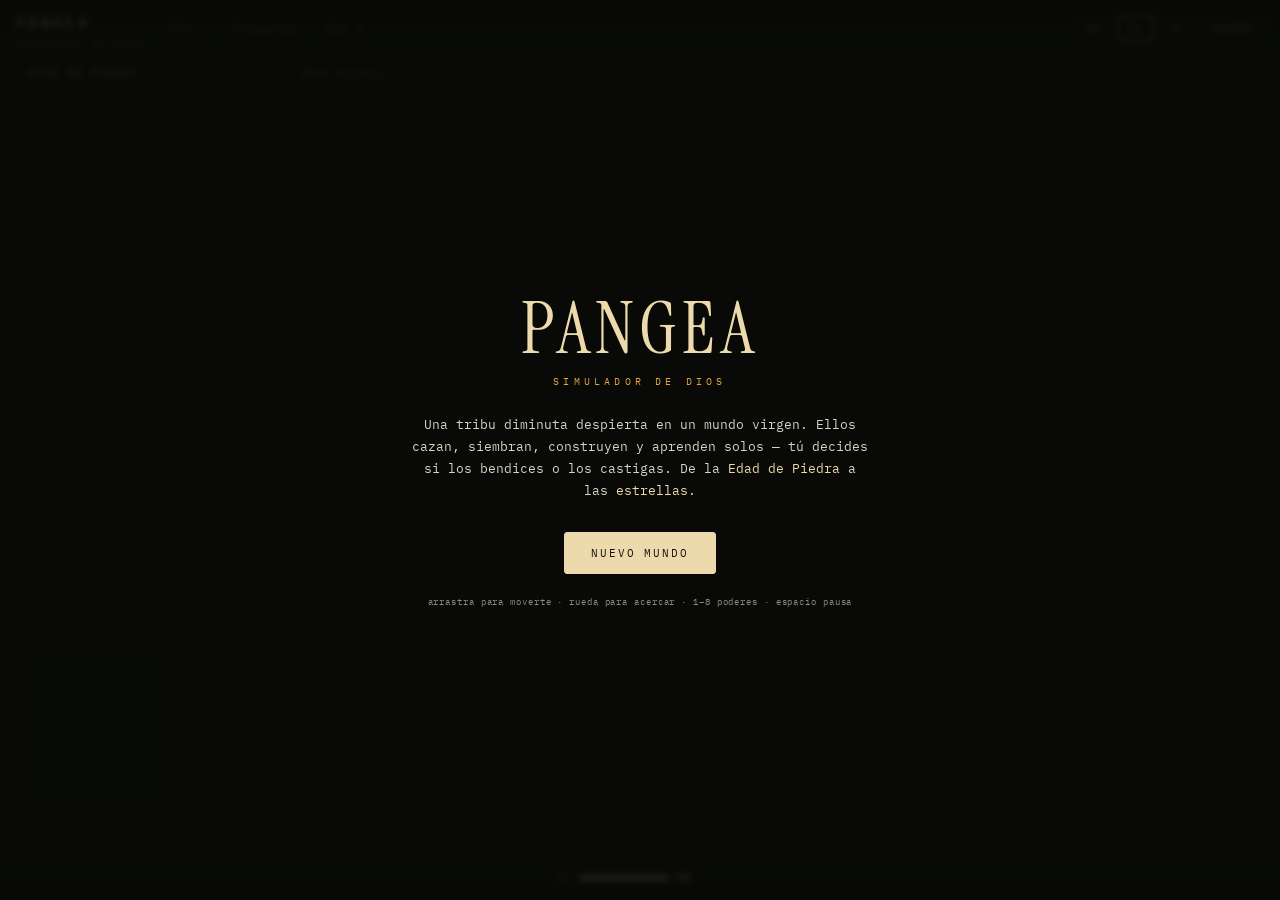
<file: pangea/index.html>
<!DOCTYPE html>
<html lang="es">
<head>
<meta charset="UTF-8">
<meta name="viewport" content="width=device-width, initial-scale=1.0">
<title>PANGEA — simulador de dios</title>
<link rel="preconnect" href="https://fonts.googleapis.com">
<link rel="preconnect" href="https://fonts.gstatic.com" crossorigin>
<link href="https://fonts.googleapis.com/css2?family=IBM+Plex+Mono:wght@400;500;600&family=Instrument+Serif:ital@0;1&display=swap" rel="stylesheet">
<link rel="stylesheet" href="style.css">
</head>
<body>

<canvas id="game"></canvas>

<div id="hud">
  <header id="topbar">
    <div id="brand">PANGEA<span>simulador de dios</span></div>
    <div id="clock">Año 1 · Primavera · Día 1</div>
    <div id="res"></div>
    <div id="controls">
      <button id="btn-pause" title="Pausa (espacio)">II</button>
      <button id="btn-1x" class="sel">1×</button>
      <button id="btn-3x">3×</button>
      <button id="btn-audio">SONIDO</button>
    </div>
  </header>

  <div id="erabox">
    <label id="eralabel">EDAD DE PIEDRA</label>
    <div id="erabar"><i id="erafill"></i></div>
    <label id="eranext">→ Edad Agrícola</label>
  </div>

  <div id="feed"></div>

  <div id="minimapbox"><canvas id="minimap" width="144" height="144"></canvas></div>

  <div id="inspector"></div>

  <div id="colony">COLONIA NOVA ACTIVA</div>

  <footer id="dock">
    <div id="faithbox">
      <label>FE</label>
      <div id="faithbar"><i id="faithfill"></i></div>
      <b id="faithnum">90</b>
    </div>
    <div id="powers"></div>
    <div id="powerhint"></div>
  </footer>
</div>

<div id="intro" class="overlay">
  <div class="panel">
    <h1>PANGEA</h1>
    <p class="sub">simulador de dios</p>
    <p class="lead">Una tribu diminuta despierta en un mundo virgen.
    Ellos cazan, siembran, construyen y aprenden solos —
    tú decides si los bendices o los castigas.
    De la <em>Edad de Piedra</em> a las <em>estrellas</em>.</p>
    <div class="btns">
      <button id="btn-new" class="big">NUEVO MUNDO</button>
      <button id="btn-load" class="big ghost">CONTINUAR</button>
    </div>
    <p class="hint">arrastra para moverte · rueda para acercar · 1–8 poderes · espacio pausa</p>
  </div>
</div>

<div id="victory" class="overlay">
  <div class="panel">
    <p class="sub">tu civilización alcanzó las estrellas</p>
    <h1>INTERPLANETARIA</h1>
    <div id="vstats"></div>
    <div class="btns">
      <button id="btn-continue" class="big">SEGUIR REINANDO</button>
    </div>
  </div>
</div>

<div id="extinct" class="overlay">
  <div class="panel">
    <h1>SILENCIO</h1>
    <p class="lead">El último de tu pueblo ha muerto. El mundo sigue girando, pero ya nadie reza tu nombre.</p>
    <div class="btns">
      <button id="btn-restart" class="big">CREAR OTRO MUNDO</button>
    </div>
  </div>
</div>

<script defer src="js/core.js"></script>
<script defer src="js/sprites.js"></script>
<script defer src="js/world.js"></script>
<script defer src="js/sim.js"></script>
<script defer src="js/powers.js"></script>
<script defer src="js/render.js"></script>
<script defer src="js/audio.js"></script>
<script defer src="js/ui.js"></script>
<script defer src="js/main.js"></script>
</body>
</html>
</file>
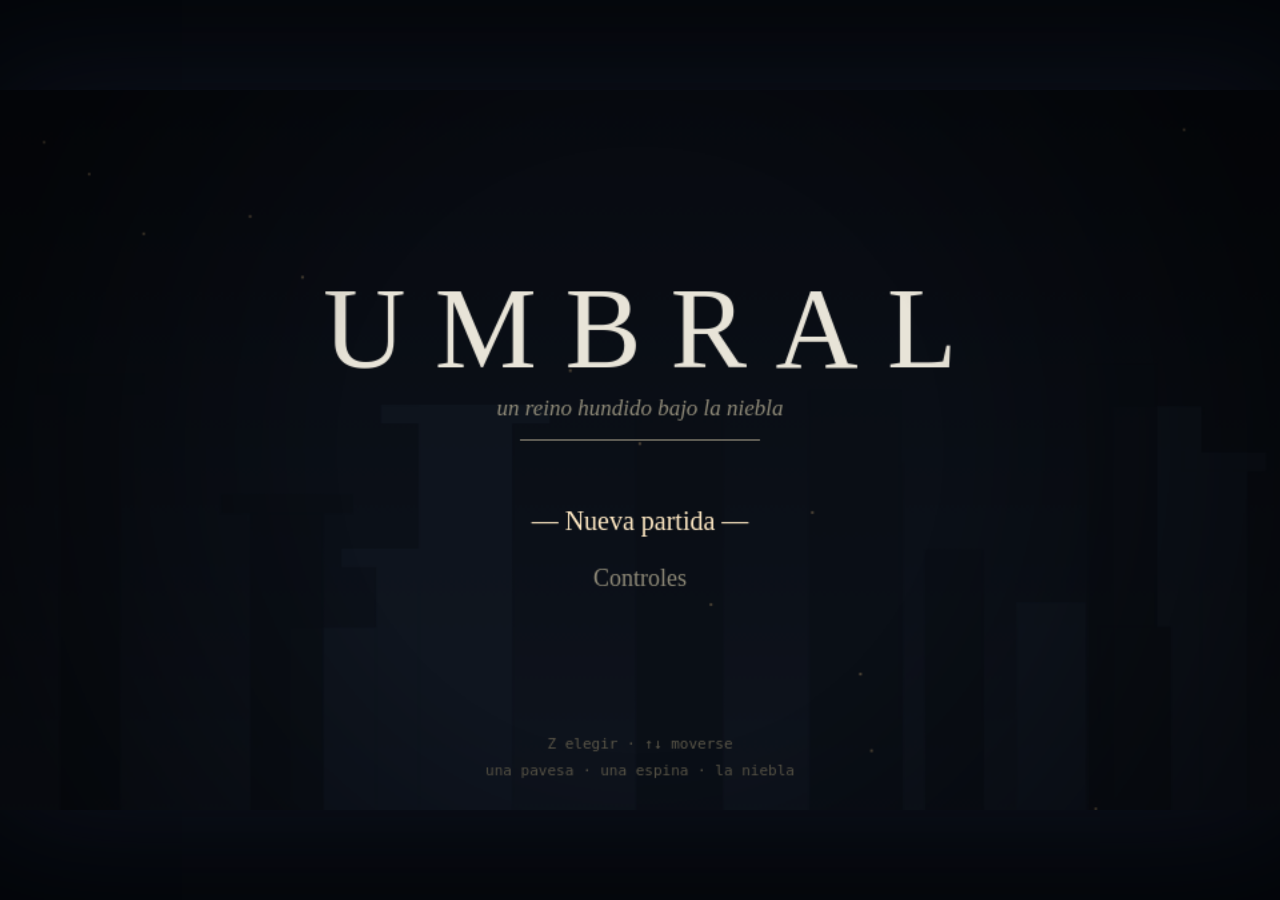
<file: umbral/index.html>
<!DOCTYPE html>
<html lang="es">
<head>
<meta charset="UTF-8">
<meta name="viewport" content="width=device-width, initial-scale=1.0">
<title>UMBRAL — un reino hundido bajo la niebla</title>
<style>
  * { margin: 0; padding: 0; box-sizing: border-box; }
  html, body {
    width: 100%; height: 100%;
    background: #04060a;
    overflow: hidden;
    display: flex; align-items: center; justify-content: center;
  }
  canvas {
    display: block;
    image-rendering: auto;
    box-shadow: 0 0 120px rgba(20, 30, 50, 0.55);
  }
</style>
</head>
<body>
<canvas id="cv" width="960" height="540"></canvas>
<script>
  // visor de errores: si algo truena, se ve en pantalla en vez de canvas negro
  window.addEventListener('error', function (e) {
    var d = document.getElementById('errbox');
    if (!d) {
      d = document.createElement('div');
      d.id = 'errbox';
      d.style.cssText = 'position:fixed;top:8px;left:8px;right:8px;z-index:99;background:rgba(120,20,20,.92);color:#ffe9c4;font:12px Menlo,monospace;padding:10px 14px;border-radius:6px;white-space:pre-wrap;';
      document.body.appendChild(d);
    }
    d.textContent = 'ERROR: ' + e.message + '\n' + (e.filename || '') + ':' + (e.lineno || '');
  });
</script>
<script src="js/audio.js"></script>
<script src="js/data.js"></script>
<script src="js/entities.js"></script>
<script src="js/game.js"></script>
<script>
/* portfolio preview: boot straight into a gameplay scene when ?play is present */
(function(){
  if (location.search.indexOf('play') === -1) return;
  var tries = 0;
  var t = setInterval(function(){
    tries++;
    try {
      if (typeof newGame === 'function' && window.G) {
        newGame();
        if (window.G) window.G.state = 'play';
        clearInterval(t);
      }
    } catch(e){}
    if (tries > 40) clearInterval(t);
  }, 120);
})();
</script>
</body>
</html>
</file>
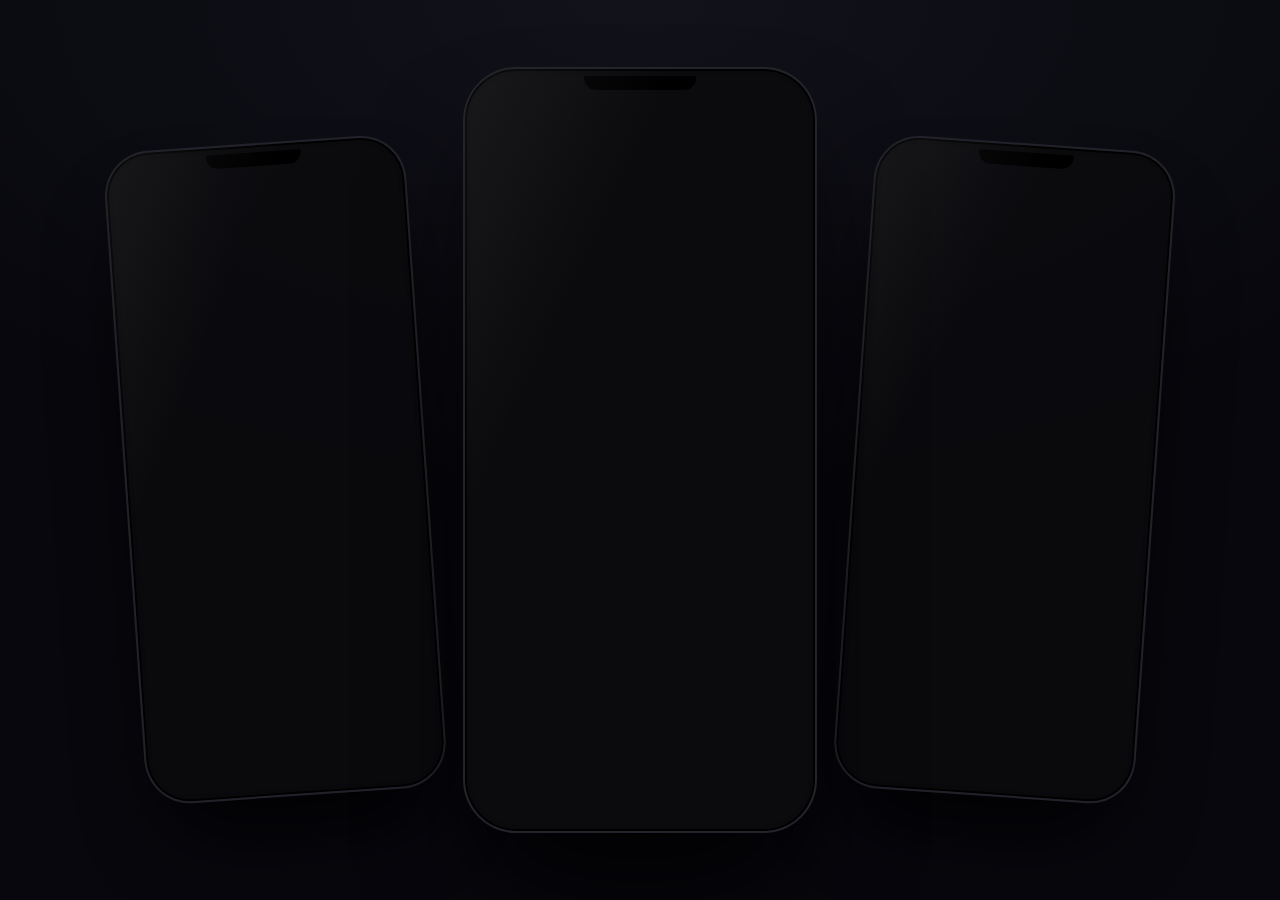
<file: phones.html>
<!DOCTYPE html>
<html lang="es">
<head>
<meta charset="UTF-8">
<meta name="viewport" content="width=device-width, initial-scale=1.0">
<title>App preview</title>
<style>
  :root{ --bg:#07070D; --glow:#12121a; }
  *{margin:0;padding:0;box-sizing:border-box}
  html,body{width:100%;height:100%;overflow:hidden;background:
    radial-gradient(120% 90% at 50% 0%, var(--glow), var(--bg) 60%);
    font-family:system-ui,sans-serif}
  .stage{position:absolute;inset:0;display:flex;align-items:center;justify-content:center;
    gap:min(3vw,40px);padding:4% 3%}
  .phone{position:relative;flex:none;height:82%;aspect-ratio:9 / 19.5;
    background:#0a0a0c;border-radius:15% / 7%;
    border:2px solid #23232b;
    box-shadow:0 50px 90px -25px rgba(0,0,0,.95), inset 0 0 0 2px #000;
    overflow:hidden}
  .phone.mid{height:96%;z-index:3;box-shadow:0 70px 120px -30px rgba(0,0,0,.98), inset 0 0 0 2px #000}
  .phone.side{opacity:.96}
  .phone.l{transform:rotate(-4deg) translateY(3%)}
  .phone.r{transform:rotate(4deg) translateY(3%)}
  .screen{position:absolute;inset:6px;border-radius:13% / 6%;overflow:hidden;background:#0b0b0e}
  .screen iframe{position:absolute;top:0;left:0;width:390px;height:844px;border:0;
    transform-origin:top left;pointer-events:none;background:#0b0b0e}
  .notch{position:absolute;top:7px;left:50%;transform:translateX(-50%);
    width:32%;height:14px;background:#000;border-radius:0 0 12px 12px;z-index:4}
  .glare{position:absolute;inset:0;z-index:5;pointer-events:none;border-radius:15% / 7%;
    background:linear-gradient(115deg,rgba(255,255,255,.06),transparent 30%)}
</style>
</head>
<body>
<div class="stage">
  <div class="phone side l"><div class="screen"></div><div class="notch"></div><div class="glare"></div></div>
  <div class="phone mid"><div class="screen"></div><div class="notch"></div><div class="glare"></div></div>
  <div class="phone side r"><div class="screen"></div><div class="notch"></div><div class="glare"></div></div>
</div>
<script>
  const q = new URLSearchParams(location.search);
  const src = q.get('src') || 'about:blank';
  if (q.get('bg')) document.documentElement.style.setProperty('--bg', '#' + q.get('bg'));
  if (q.get('glow')) document.documentElement.style.setProperty('--glow', '#' + q.get('glow'));
  // three scroll offsets so the phones show different parts of the app
  const offsets = [0, 620, 1180];
  // ...or three distinct app views (each phone loads src?demo=1&view=<v>)
  const views = (q.get('views') || '').split(',').map(s=>s.trim()).filter(Boolean);
  const phones = [...document.querySelectorAll('.phone')];

  function fit(){
    phones.forEach(ph=>{
      const scr = ph.querySelector('.screen');
      const f = scr.querySelector('iframe');
      if(!f) return;
      const s = scr.clientWidth / 390;           // scale the 390px mobile viewport to fit
      f.style.transform = 'scale(' + s + ')';
    });
  }

  phones.forEach((ph,i)=>{
    const f = document.createElement('iframe');
    if (views.length) {
      const sep = src.includes('?') ? '&' : '?';
      f.src = src + sep + 'demo=1&view=' + encodeURIComponent(views[i] || views[0]);
    } else {
      f.src = src;
    }
    f.setAttribute('scrolling','no'); f.loading = 'eager';
    ph.querySelector('.screen').appendChild(f);
    f.addEventListener('load', ()=>{
      if (!views.length) { try { f.contentWindow.scrollTo(0, offsets[i] || 0); } catch(e){} }
    });
  });
  fit();
  addEventListener('resize', fit);
  // re-fit a couple times as fonts/layout settle
  setTimeout(fit, 400); setTimeout(fit, 1200);
</script>
</body>
</html>
</file>
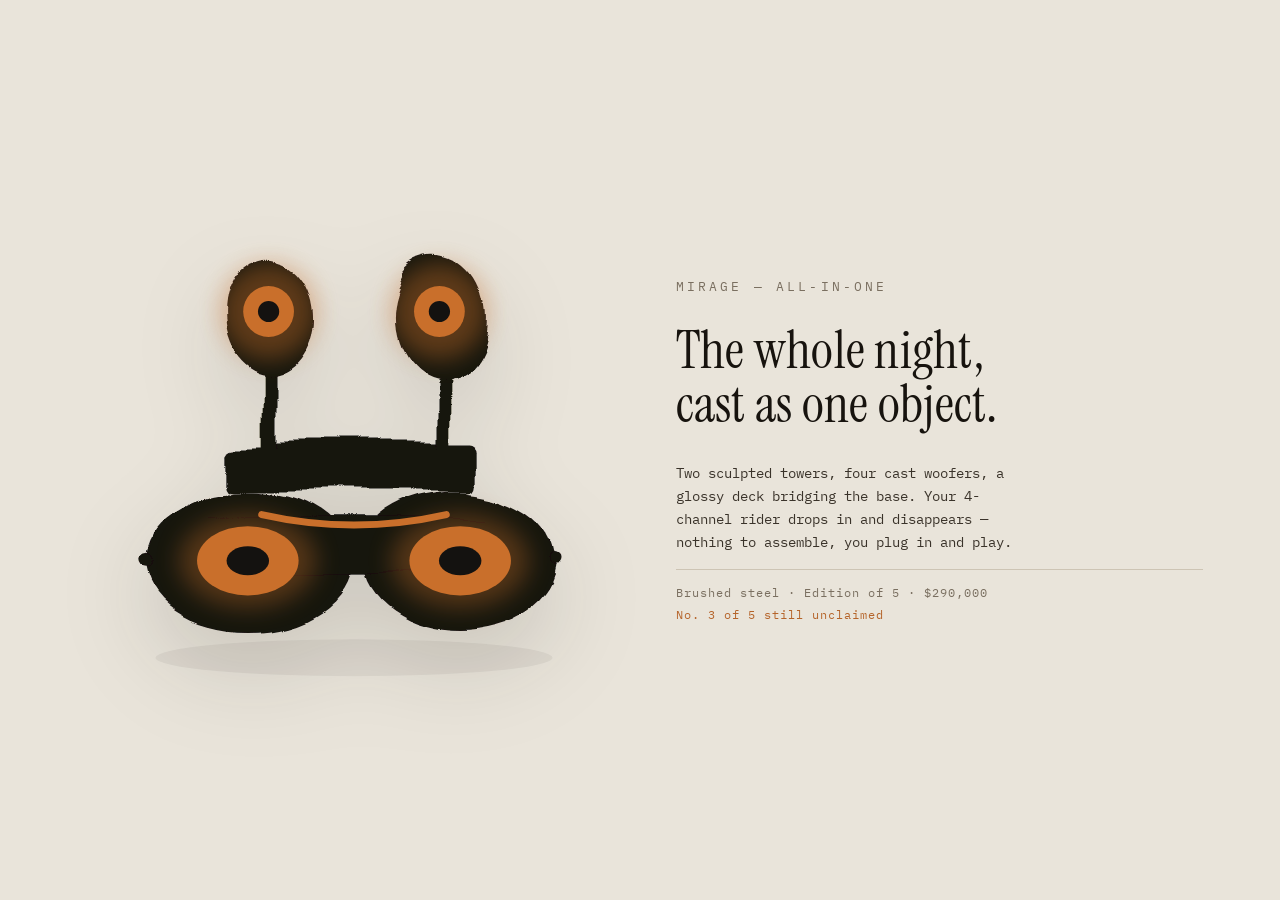
<file: plinth-mirage.html>
<!doctype html>
<html lang="en">
<head>
<meta charset="utf-8">
<meta name="viewport" content="width=device-width, initial-scale=1.0">
<title>PLINTH — MIRAGE</title>
<link rel="preconnect" href="https://fonts.googleapis.com">
<link rel="preconnect" href="https://fonts.gstatic.com" crossorigin>
<link href="https://fonts.googleapis.com/css2?family=Instrument+Serif:ital@0;1&family=IBM+Plex+Mono:wght@400;500&display=swap" rel="stylesheet">
<style>
  :root{--bg:#e9e4da;--ink:#17130e;--mut:#7a6f60;--acc:#b5642a;--line:#cdc4b4}
  *{margin:0;box-sizing:border-box}
  html,body{height:100%;background:var(--bg);color:var(--ink);overflow:hidden;
    font-family:'IBM Plex Mono',ui-monospace,monospace}
  .card{position:absolute;inset:0;display:grid;grid-template-columns:1.05fr 1fr;
    align-items:center;gap:4%;padding:5% 6%}
  .art{display:flex;align-items:center;justify-content:center;height:100%}
  .art img{width:100%;max-height:86%;object-fit:contain;
    filter:drop-shadow(0 34px 44px rgba(20,18,16,.14))}
  .kick{font-size:.82rem;letter-spacing:.24em;text-transform:uppercase;color:var(--mut)}
  h1{font-family:'Instrument Serif',Georgia,serif;font-weight:400;
    font-size:clamp(1.7rem,4.4vw,3.3rem);line-height:1.02;margin:.55em 0 .55em;letter-spacing:.005em}
  .desc{font-size:.9rem;line-height:1.6;color:#3a332a;max-width:42ch}
  .spec{margin-top:1.3em;font-size:.78rem;letter-spacing:.08em;color:var(--mut);
    padding-top:1.1em;border-top:1px solid var(--line)}
  .claim{margin-top:.5em;font-size:.78rem;letter-spacing:.08em;color:var(--acc)}
  @media(max-width:640px){.card{grid-template-columns:1fr;gap:2%;padding:7%}.art img{max-height:50%}}
</style>
</head>
<body>
  <div class="card">
    <div class="art"><img src="plinth-mirage.svg" alt="MIRAGE — technical drawing"></div>
    <div class="copy">
      <div class="kick">MIRAGE — All-in-one</div>
      <h1>The whole night,<br>cast as one object.</h1>
      <p class="desc">Two sculpted towers, four cast woofers, a glossy deck bridging the base.
        Your 4-channel rider drops in and disappears — nothing to assemble, you plug in and play.</p>
      <div class="spec">Brushed steel · Edition of 5 · $290,000</div>
      <div class="claim">No. 3 of 5 still unclaimed</div>
    </div>
  </div>
</body>
</html>
</file>
<file: pangea/style.css>
/* PANGEA — interfaz editorial sobre mundo pixel */
:root {
  --ink: #101410;
  --panel: rgba(14, 17, 13, 0.88);
  --line: #2c3128;
  --bone: #ecd9ac;
  --text: #d8d4c4;
  --dim: #8b8b7f;
  --amber: #e8a33d;
  --warn: #b23a2e;
  --sky: #9fd0d8;
}

* { margin: 0; padding: 0; box-sizing: border-box; }

html, body { height: 100%; overflow: hidden; background: var(--ink); }
body { font-family: 'IBM Plex Mono', monospace; color: var(--text); }

#game {
  position: fixed; inset: 0;
  image-rendering: pixelated;
  cursor: crosshair;
}

#hud { position: fixed; inset: 0; pointer-events: none; }
#hud button { pointer-events: auto; }
#hud canvas { pointer-events: auto; }

/* ---------- barra superior ---------- */
#topbar {
  position: absolute; top: 0; left: 0; right: 0;
  display: flex; align-items: center; gap: 24px;
  padding: 10px 16px;
  background: linear-gradient(to bottom, rgba(10,12,9,0.92), rgba(10,12,9,0.0));
}
#brand {
  font-size: 15px; font-weight: 600; letter-spacing: 0.22em; color: var(--bone);
}
#brand span {
  display: block; font-size: 8.5px; font-weight: 400; letter-spacing: 0.3em;
  color: var(--dim); margin-top: 1px;
}
#clock { font-size: 10.5px; letter-spacing: 0.08em; color: var(--dim); }
#res { display: flex; gap: 18px; font-size: 10.5px; letter-spacing: 0.06em; margin-left: auto; }
#res span { white-space: nowrap; }
#controls { display: flex; gap: 6px; }
#controls button, .power {
  font-family: inherit; font-size: 10px; letter-spacing: 0.08em;
  background: var(--panel); color: var(--text);
  border: 1px solid var(--line); border-radius: 3px;
  padding: 5px 10px; cursor: pointer;
  transition: border-color 0.15s, color 0.15s;
}
#controls button:hover { border-color: var(--amber); }
#controls button.sel { border-color: var(--amber); color: var(--amber); }

/* ---------- era ---------- */
#erabox {
  position: absolute; top: 58px; left: 16px;
  display: flex; align-items: center; gap: 10px;
  background: var(--panel); border: 1px solid var(--line); border-radius: 3px;
  padding: 7px 12px;
}
#erabox.flash { animation: flash 1.6s ease; }
@keyframes flash {
  0%, 100% { border-color: var(--line); }
  20% { border-color: var(--amber); box-shadow: 0 0 24px rgba(232,163,61,0.35); }
}
#erabox label { font-size: 10px; letter-spacing: 0.18em; color: var(--bone); }
#erabox #eranext { color: var(--dim); letter-spacing: 0.04em; font-size: 9.5px; }
#erabar {
  width: 130px; height: 5px; background: #1c201a; border-radius: 2px; overflow: hidden;
}
#erafill { display: block; height: 100%; width: 0%; background: var(--amber); transition: width 0.4s; }

/* ---------- feed ---------- */
#feed {
  position: absolute; top: 58px; right: 16px;
  display: flex; flex-direction: column; gap: 5px; align-items: flex-end;
  max-width: 320px;
}
.note {
  background: var(--panel); border: 1px solid var(--line); border-left: 2px solid var(--dim);
  border-radius: 2px; padding: 5px 10px;
  font-size: 10px; letter-spacing: 0.04em;
  animation: slidein 0.25s ease;
  transition: opacity 0.9s;
}
.note.era { border-left-color: var(--amber); color: var(--bone); }
.note.warn { border-left-color: var(--warn); }
.note.hint { border-left-color: var(--sky); color: var(--sky); }
.note.fade { opacity: 0; }
@keyframes slidein { from { transform: translateX(12px); opacity: 0; } }

/* ---------- minimapa ---------- */
#minimapbox {
  position: absolute; left: 16px; bottom: 96px;
  background: var(--panel); border: 1px solid var(--line); border-radius: 3px;
  padding: 5px;
}
#minimap { display: block; width: 144px; height: 144px; image-rendering: pixelated; cursor: pointer; }

/* ---------- inspector ---------- */
#inspector {
  position: absolute; left: 16px; bottom: 268px;
  background: var(--panel); border: 1px solid var(--line); border-radius: 3px;
  padding: 8px 12px; font-size: 10.5px;
  display: none; flex-direction: column; gap: 2px;
}
#inspector.show { display: flex; }
#inspector b { color: var(--bone); letter-spacing: 0.06em; }
#inspector span { color: var(--dim); font-size: 9.5px; }

/* ---------- colonia ---------- */
#colony {
  position: absolute; top: 100px; left: 16px;
  display: none;
  background: var(--panel); border: 1px solid var(--sky); border-radius: 3px;
  color: var(--sky); font-size: 9px; letter-spacing: 0.2em; padding: 6px 10px;
}
#colony.show { display: block; }

/* ---------- dock de poderes ---------- */
#dock {
  position: absolute; bottom: 0; left: 0; right: 0;
  display: flex; align-items: center; justify-content: center; gap: 18px;
  padding: 14px 16px 16px;
  background: linear-gradient(to top, rgba(10,12,9,0.94), rgba(10,12,9,0.0));
}
#faithbox { display: flex; align-items: center; gap: 8px; }
#faithbox label { font-size: 9px; letter-spacing: 0.2em; color: var(--dim); }
#faithbar { width: 90px; height: 5px; background: #1c201a; border-radius: 2px; overflow: hidden; }
#faithfill { display: block; height: 100%; background: var(--bone); transition: width 0.3s; }
#faithbox b { font-size: 11px; color: var(--bone); min-width: 28px; }
#powers { display: flex; gap: 6px; }
.power {
  display: flex; flex-direction: column; align-items: center; gap: 1px;
  min-width: 86px; padding: 6px 8px 5px;
  position: relative;
}
.power:hover { border-color: var(--amber); }
.power.sel { border-color: var(--amber); color: var(--amber); box-shadow: 0 0 18px rgba(232,163,61,0.25); }
.power.poor { opacity: 0.4; }
.pkey {
  position: absolute; top: 3px; left: 5px;
  font-size: 8px; color: var(--dim);
}
.pname { font-size: 10px; letter-spacing: 0.06em; }
.pcost { font-size: 8.5px; color: var(--dim); }
#powerhint {
  position: absolute; bottom: 74px; left: 50%; transform: translateX(-50%);
  background: var(--panel); border: 1px solid var(--line); border-radius: 3px;
  font-size: 9.5px; color: var(--dim); padding: 5px 12px;
  display: none; white-space: nowrap;
}
#powerhint.show { display: block; }

/* ---------- overlays ---------- */
.overlay {
  position: fixed; inset: 0; z-index: 20;
  display: none; align-items: center; justify-content: center;
  background: rgba(8, 10, 7, 0.88);
  backdrop-filter: blur(3px);
}
.overlay.show { display: flex; }
.panel { text-align: center; max-width: 520px; padding: 32px; }
.panel h1 {
  font-family: 'Instrument Serif', serif; font-weight: 400;
  font-size: 72px; letter-spacing: 0.08em; color: var(--bone);
  line-height: 1;
}
.panel .sub {
  font-size: 10px; letter-spacing: 0.42em; color: var(--amber);
  text-transform: uppercase; margin: 10px 0 26px;
}
.panel .lead {
  font-size: 12.5px; line-height: 1.75; color: var(--text); margin-bottom: 30px;
}
.panel .lead em { color: var(--bone); font-style: normal; }
.btns { display: flex; gap: 10px; justify-content: center; margin-bottom: 22px; }
button.big {
  font-family: inherit; font-size: 11px; letter-spacing: 0.18em;
  background: var(--bone); color: #14120c; border: 1px solid var(--bone);
  border-radius: 3px; padding: 13px 26px; cursor: pointer;
  transition: background 0.15s;
}
button.big:hover { background: var(--amber); border-color: var(--amber); }
button.big.ghost { background: transparent; color: var(--bone); }
button.big.ghost:hover { color: var(--amber); border-color: var(--amber); background: transparent; }
.panel .hint { font-size: 9px; letter-spacing: 0.1em; color: var(--dim); }
#vstats {
  display: flex; gap: 26px; justify-content: center; margin: 4px 0 30px;
}
#vstats div { display: flex; flex-direction: column; }
#vstats b {
  font-family: 'Instrument Serif', serif; font-weight: 400;
  font-size: 30px; color: var(--bone);
}
#vstats span { font-size: 8.5px; letter-spacing: 0.16em; color: var(--dim); text-transform: uppercase; }

@media (max-width: 900px) {
  #res { display: none; }
  .power { min-width: 64px; }
  .panel h1 { font-size: 48px; }
}
</file>
